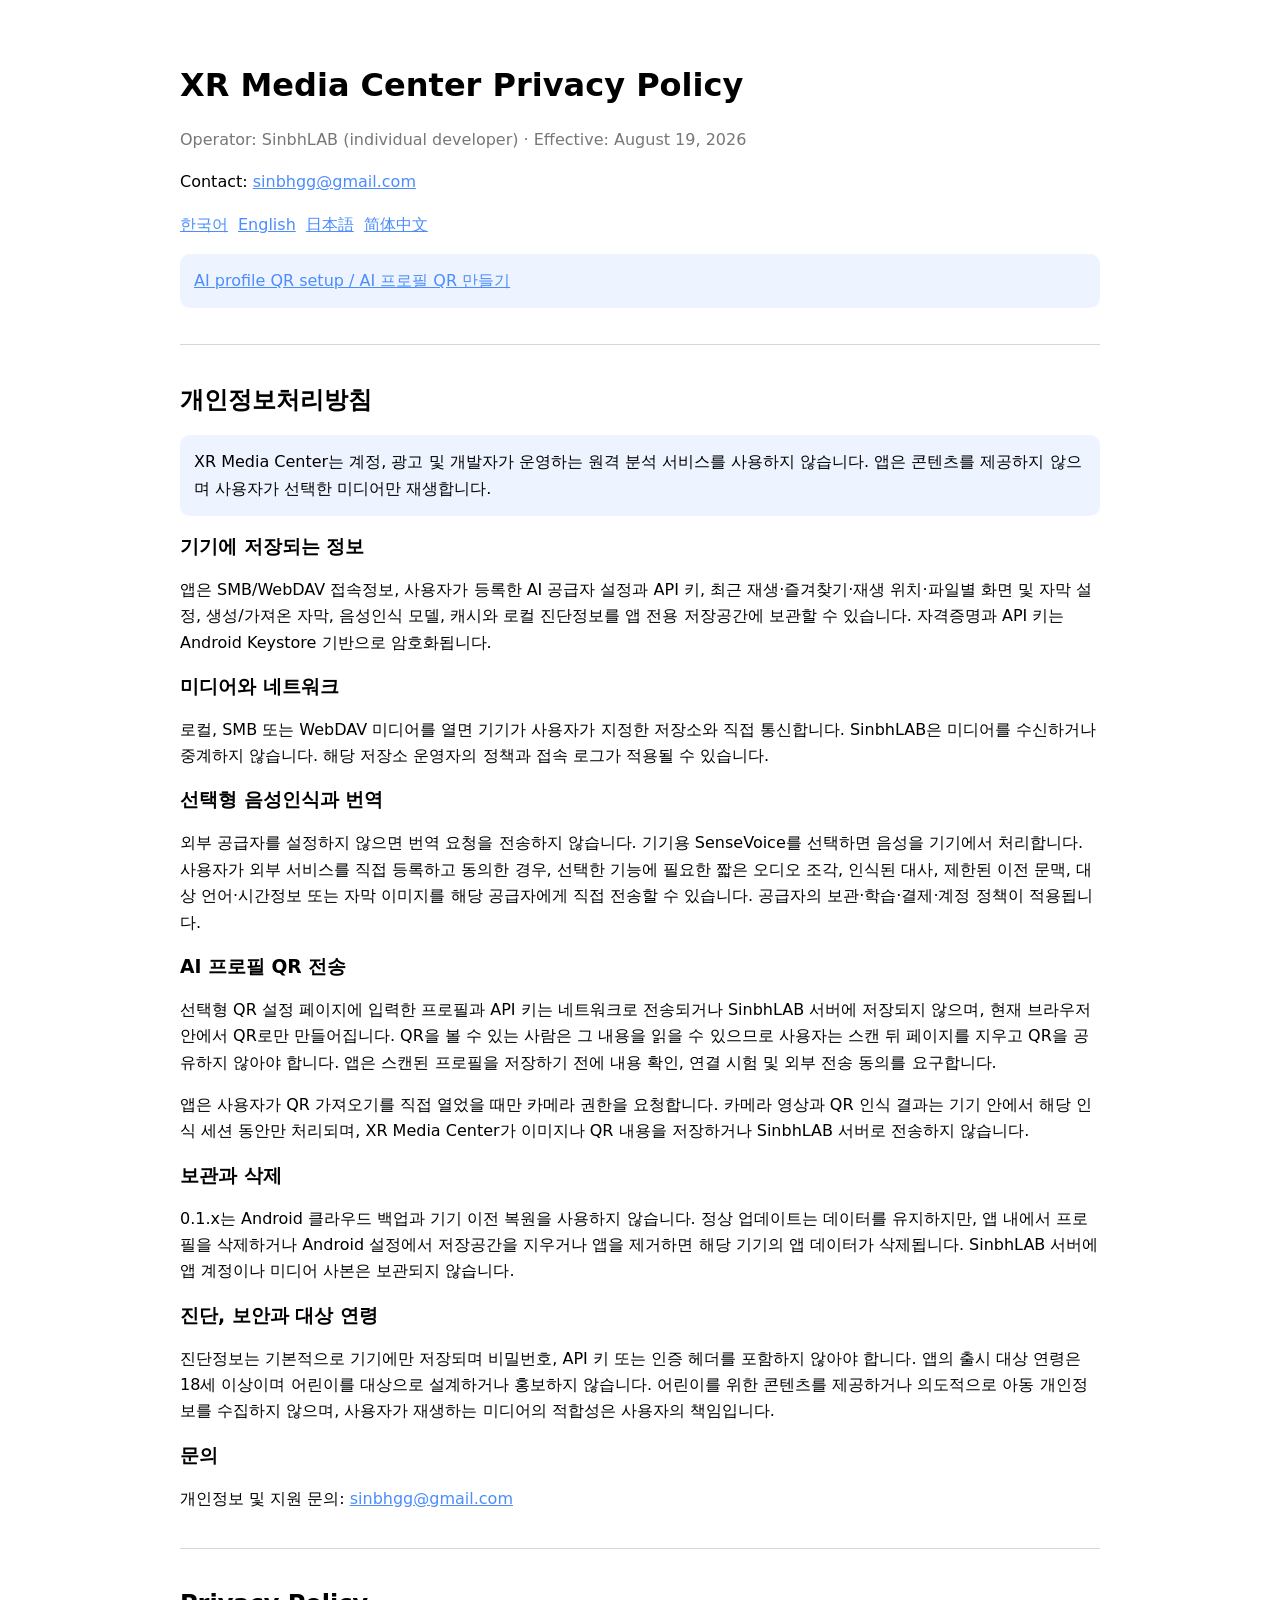
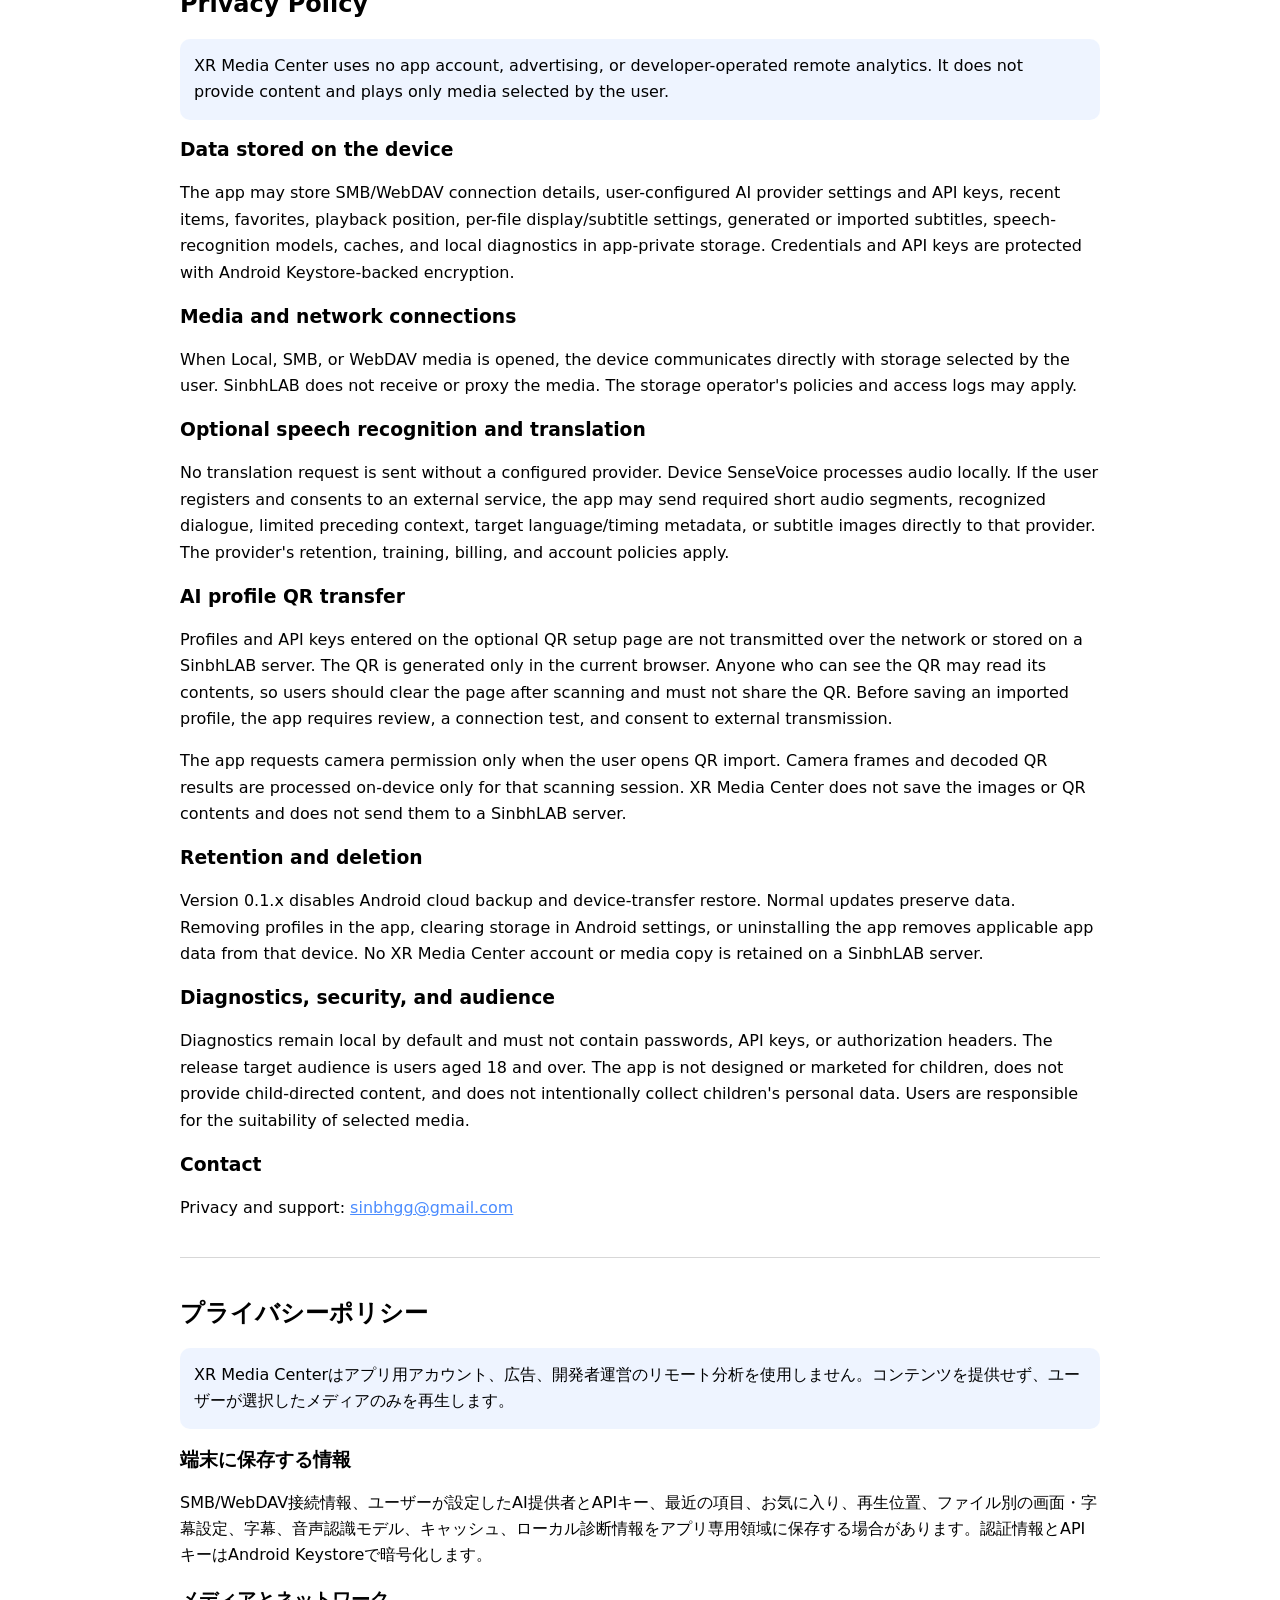
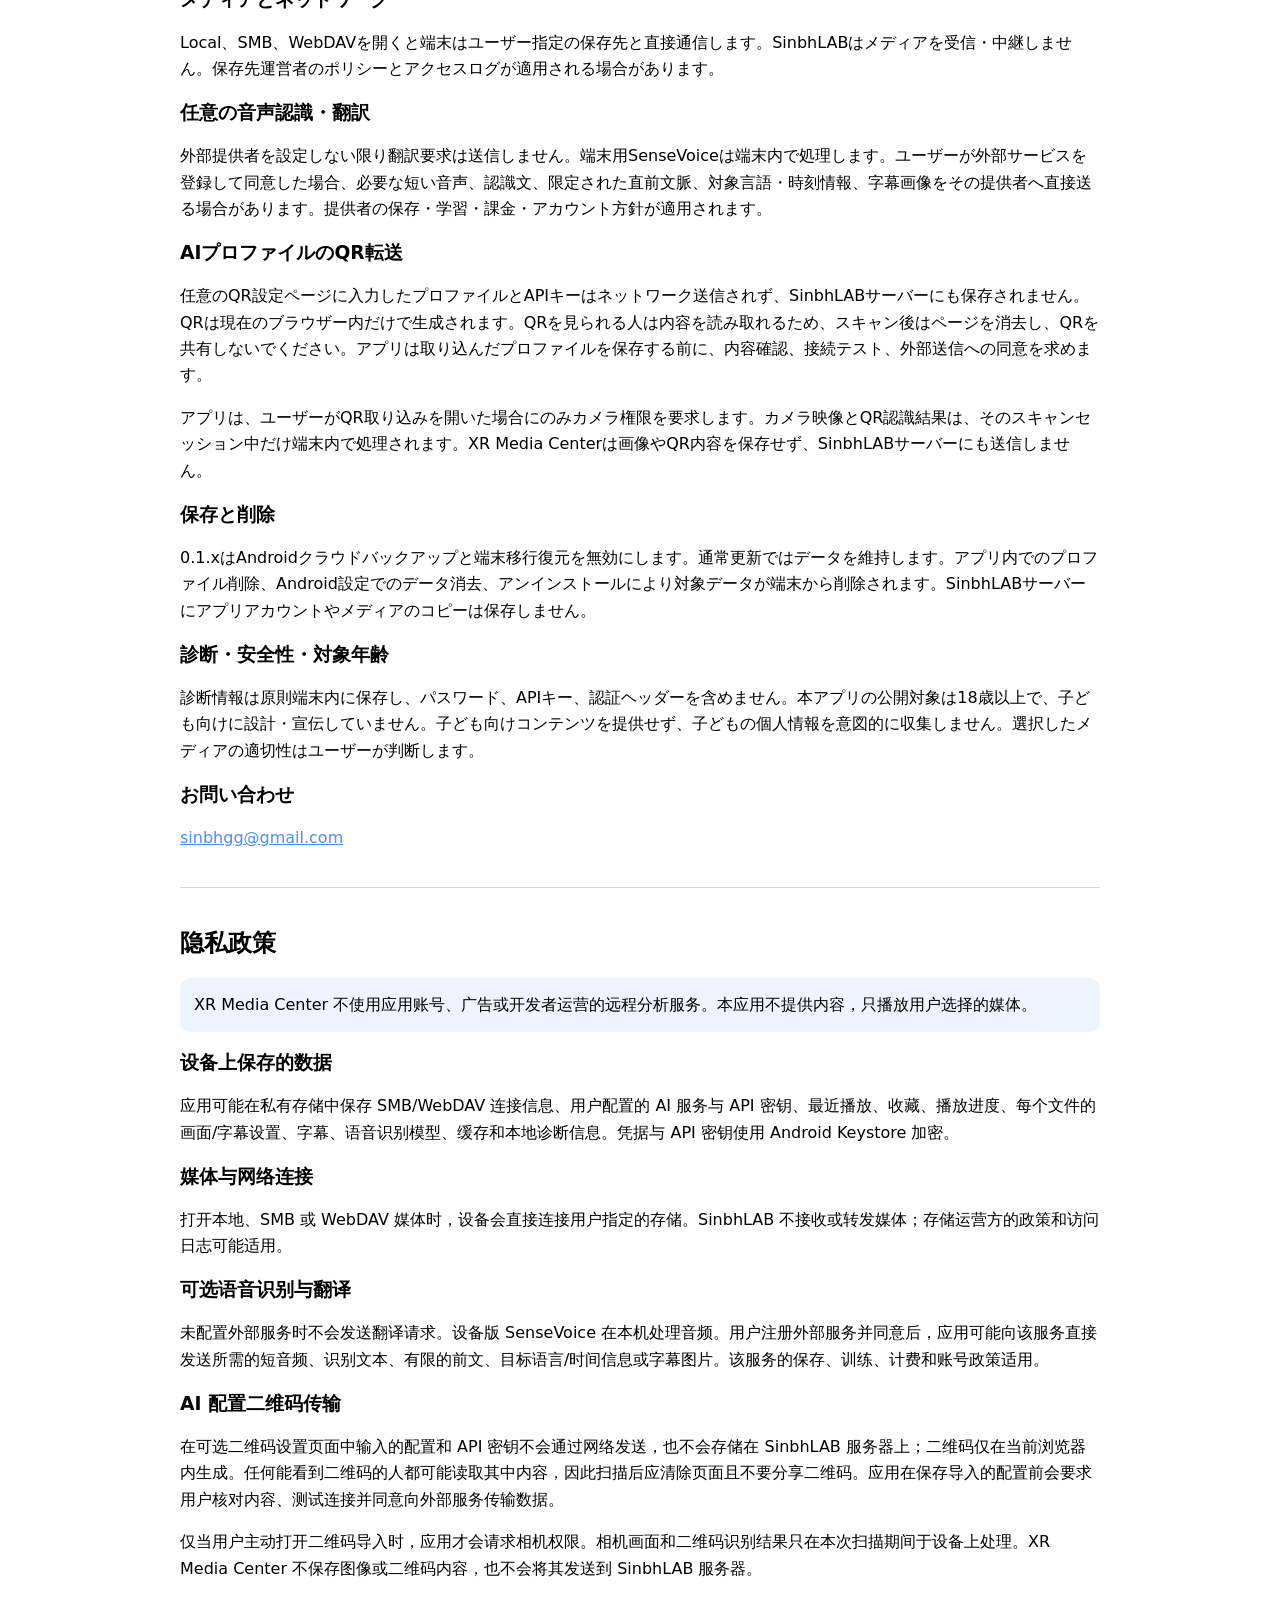
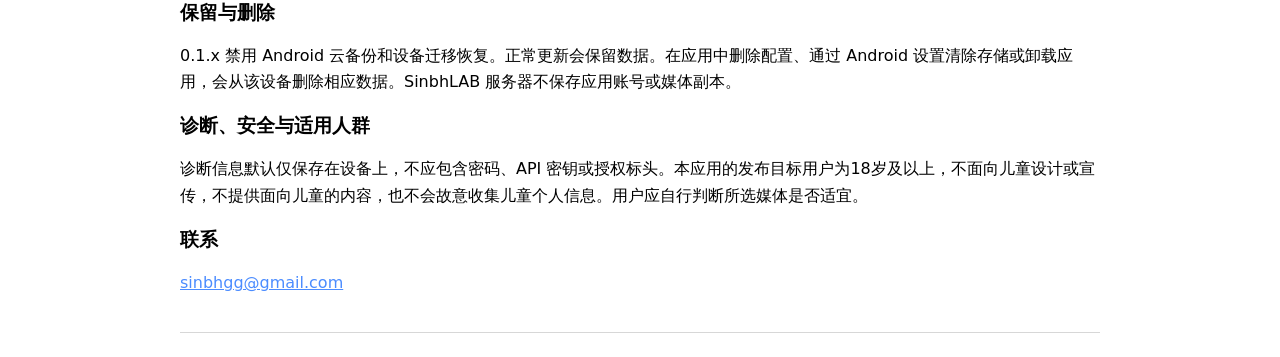
<file: index.html>
<!doctype html>
<html lang="en">
<head>
  <meta charset="utf-8">
  <meta name="viewport" content="width=device-width,initial-scale=1">
  <meta name="description" content="XR Media Center privacy policy by SinbhLAB">
  <title>XR Media Center Privacy Policy</title>
  <style>
    :root { color-scheme: light dark; font-family: system-ui, sans-serif; line-height: 1.65; }
    body { max-width: 920px; margin: 0 auto; padding: 24px; }
    header, section { padding: 20px 0; border-bottom: 1px solid #8885; }
    nav { display: flex; flex-wrap: wrap; gap: 10px; }
    a { color: #4b8cff; }
    h1, h2, h3 { line-height: 1.25; }
    .meta { color: #777; }
    .notice { padding: 14px; border-radius: 10px; background: #4b8cff18; }
  </style>
</head>
<body>
<header>
  <h1>XR Media Center Privacy Policy</h1>
  <p class="meta">Operator: SinbhLAB (individual developer) · Effective: August 19, 2026</p>
  <p>Contact: <a href="mailto:sinbhgg@gmail.com">sinbhgg@gmail.com</a></p>
  <nav>
    <a href="#ko">한국어</a><a href="#en">English</a><a href="#ja">日本語</a><a href="#zh">简体中文</a>
  </nav>
  <p class="notice"><a href="profile-setup/index.html">AI profile QR setup / AI 프로필 QR 만들기</a></p>
</header>

<section id="ko" lang="ko">
  <h2>개인정보처리방침</h2>
  <p class="notice">XR Media Center는 계정, 광고 및 개발자가 운영하는 원격 분석 서비스를 사용하지 않습니다. 앱은 콘텐츠를 제공하지 않으며 사용자가 선택한 미디어만 재생합니다.</p>
  <h3>기기에 저장되는 정보</h3>
  <p>앱은 SMB/WebDAV 접속정보, 사용자가 등록한 AI 공급자 설정과 API 키, 최근 재생·즐겨찾기·재생 위치·파일별 화면 및 자막 설정, 생성/가져온 자막, 음성인식 모델, 캐시와 로컬 진단정보를 앱 전용 저장공간에 보관할 수 있습니다. 자격증명과 API 키는 Android Keystore 기반으로 암호화됩니다.</p>
  <h3>미디어와 네트워크</h3>
  <p>로컬, SMB 또는 WebDAV 미디어를 열면 기기가 사용자가 지정한 저장소와 직접 통신합니다. SinbhLAB은 미디어를 수신하거나 중계하지 않습니다. 해당 저장소 운영자의 정책과 접속 로그가 적용될 수 있습니다.</p>
  <h3>선택형 음성인식과 번역</h3>
  <p>외부 공급자를 설정하지 않으면 번역 요청을 전송하지 않습니다. 기기용 SenseVoice를 선택하면 음성을 기기에서 처리합니다. 사용자가 외부 서비스를 직접 등록하고 동의한 경우, 선택한 기능에 필요한 짧은 오디오 조각, 인식된 대사, 제한된 이전 문맥, 대상 언어·시간정보 또는 자막 이미지를 해당 공급자에게 직접 전송할 수 있습니다. 공급자의 보관·학습·결제·계정 정책이 적용됩니다.</p>
  <h3>AI 프로필 QR 전송</h3>
  <p>선택형 QR 설정 페이지에 입력한 프로필과 API 키는 네트워크로 전송되거나 SinbhLAB 서버에 저장되지 않으며, 현재 브라우저 안에서 QR로만 만들어집니다. QR을 볼 수 있는 사람은 그 내용을 읽을 수 있으므로 사용자는 스캔 뒤 페이지를 지우고 QR을 공유하지 않아야 합니다. 앱은 스캔된 프로필을 저장하기 전에 내용 확인, 연결 시험 및 외부 전송 동의를 요구합니다.</p>
  <p>앱은 사용자가 QR 가져오기를 직접 열었을 때만 카메라 권한을 요청합니다. 카메라 영상과 QR 인식 결과는 기기 안에서 해당 인식 세션 동안만 처리되며, XR Media Center가 이미지나 QR 내용을 저장하거나 SinbhLAB 서버로 전송하지 않습니다.</p>
  <h3>보관과 삭제</h3>
  <p>0.1.x는 Android 클라우드 백업과 기기 이전 복원을 사용하지 않습니다. 정상 업데이트는 데이터를 유지하지만, 앱 내에서 프로필을 삭제하거나 Android 설정에서 저장공간을 지우거나 앱을 제거하면 해당 기기의 앱 데이터가 삭제됩니다. SinbhLAB 서버에 앱 계정이나 미디어 사본은 보관되지 않습니다.</p>
  <h3>진단, 보안과 대상 연령</h3>
  <p>진단정보는 기본적으로 기기에만 저장되며 비밀번호, API 키 또는 인증 헤더를 포함하지 않아야 합니다. 앱의 출시 대상 연령은 18세 이상이며 어린이를 대상으로 설계하거나 홍보하지 않습니다. 어린이를 위한 콘텐츠를 제공하거나 의도적으로 아동 개인정보를 수집하지 않으며, 사용자가 재생하는 미디어의 적합성은 사용자의 책임입니다.</p>
  <h3>문의</h3><p>개인정보 및 지원 문의: <a href="mailto:sinbhgg@gmail.com">sinbhgg@gmail.com</a></p>
</section>

<section id="en" lang="en">
  <h2>Privacy Policy</h2>
  <p class="notice">XR Media Center uses no app account, advertising, or developer-operated remote analytics. It does not provide content and plays only media selected by the user.</p>
  <h3>Data stored on the device</h3>
  <p>The app may store SMB/WebDAV connection details, user-configured AI provider settings and API keys, recent items, favorites, playback position, per-file display/subtitle settings, generated or imported subtitles, speech-recognition models, caches, and local diagnostics in app-private storage. Credentials and API keys are protected with Android Keystore-backed encryption.</p>
  <h3>Media and network connections</h3>
  <p>When Local, SMB, or WebDAV media is opened, the device communicates directly with storage selected by the user. SinbhLAB does not receive or proxy the media. The storage operator's policies and access logs may apply.</p>
  <h3>Optional speech recognition and translation</h3>
  <p>No translation request is sent without a configured provider. Device SenseVoice processes audio locally. If the user registers and consents to an external service, the app may send required short audio segments, recognized dialogue, limited preceding context, target language/timing metadata, or subtitle images directly to that provider. The provider's retention, training, billing, and account policies apply.</p>
  <h3>AI profile QR transfer</h3>
  <p>Profiles and API keys entered on the optional QR setup page are not transmitted over the network or stored on a SinbhLAB server. The QR is generated only in the current browser. Anyone who can see the QR may read its contents, so users should clear the page after scanning and must not share the QR. Before saving an imported profile, the app requires review, a connection test, and consent to external transmission.</p>
  <p>The app requests camera permission only when the user opens QR import. Camera frames and decoded QR results are processed on-device only for that scanning session. XR Media Center does not save the images or QR contents and does not send them to a SinbhLAB server.</p>
  <h3>Retention and deletion</h3>
  <p>Version 0.1.x disables Android cloud backup and device-transfer restore. Normal updates preserve data. Removing profiles in the app, clearing storage in Android settings, or uninstalling the app removes applicable app data from that device. No XR Media Center account or media copy is retained on a SinbhLAB server.</p>
  <h3>Diagnostics, security, and audience</h3>
  <p>Diagnostics remain local by default and must not contain passwords, API keys, or authorization headers. The release target audience is users aged 18 and over. The app is not designed or marketed for children, does not provide child-directed content, and does not intentionally collect children's personal data. Users are responsible for the suitability of selected media.</p>
  <h3>Contact</h3><p>Privacy and support: <a href="mailto:sinbhgg@gmail.com">sinbhgg@gmail.com</a></p>
</section>

<section id="ja" lang="ja">
  <h2>プライバシーポリシー</h2>
  <p class="notice">XR Media Centerはアプリ用アカウント、広告、開発者運営のリモート分析を使用しません。コンテンツを提供せず、ユーザーが選択したメディアのみを再生します。</p>
  <h3>端末に保存する情報</h3>
  <p>SMB/WebDAV接続情報、ユーザーが設定したAI提供者とAPIキー、最近の項目、お気に入り、再生位置、ファイル別の画面・字幕設定、字幕、音声認識モデル、キャッシュ、ローカル診断情報をアプリ専用領域に保存する場合があります。認証情報とAPIキーはAndroid Keystoreで暗号化します。</p>
  <h3>メディアとネットワーク</h3>
  <p>Local、SMB、WebDAVを開くと端末はユーザー指定の保存先と直接通信します。SinbhLABはメディアを受信・中継しません。保存先運営者のポリシーとアクセスログが適用される場合があります。</p>
  <h3>任意の音声認識・翻訳</h3>
  <p>外部提供者を設定しない限り翻訳要求は送信しません。端末用SenseVoiceは端末内で処理します。ユーザーが外部サービスを登録して同意した場合、必要な短い音声、認識文、限定された直前文脈、対象言語・時刻情報、字幕画像をその提供者へ直接送る場合があります。提供者の保存・学習・課金・アカウント方針が適用されます。</p>
  <h3>AIプロファイルのQR転送</h3>
  <p>任意のQR設定ページに入力したプロファイルとAPIキーはネットワーク送信されず、SinbhLABサーバーにも保存されません。QRは現在のブラウザー内だけで生成されます。QRを見られる人は内容を読み取れるため、スキャン後はページを消去し、QRを共有しないでください。アプリは取り込んだプロファイルを保存する前に、内容確認、接続テスト、外部送信への同意を求めます。</p>
  <p>アプリは、ユーザーがQR取り込みを開いた場合にのみカメラ権限を要求します。カメラ映像とQR認識結果は、そのスキャンセッション中だけ端末内で処理されます。XR Media Centerは画像やQR内容を保存せず、SinbhLABサーバーにも送信しません。</p>
  <h3>保存と削除</h3>
  <p>0.1.xはAndroidクラウドバックアップと端末移行復元を無効にします。通常更新ではデータを維持します。アプリ内でのプロファイル削除、Android設定でのデータ消去、アンインストールにより対象データが端末から削除されます。SinbhLABサーバーにアプリアカウントやメディアのコピーは保存しません。</p>
  <h3>診断・安全性・対象年齢</h3>
  <p>診断情報は原則端末内に保存し、パスワード、APIキー、認証ヘッダーを含めません。本アプリの公開対象は18歳以上で、子ども向けに設計・宣伝していません。子ども向けコンテンツを提供せず、子どもの個人情報を意図的に収集しません。選択したメディアの適切性はユーザーが判断します。</p>
  <h3>お問い合わせ</h3><p><a href="mailto:sinbhgg@gmail.com">sinbhgg@gmail.com</a></p>
</section>

<section id="zh" lang="zh-CN">
  <h2>隐私政策</h2>
  <p class="notice">XR Media Center 不使用应用账号、广告或开发者运营的远程分析服务。本应用不提供内容，只播放用户选择的媒体。</p>
  <h3>设备上保存的数据</h3>
  <p>应用可能在私有存储中保存 SMB/WebDAV 连接信息、用户配置的 AI 服务与 API 密钥、最近播放、收藏、播放进度、每个文件的画面/字幕设置、字幕、语音识别模型、缓存和本地诊断信息。凭据与 API 密钥使用 Android Keystore 加密。</p>
  <h3>媒体与网络连接</h3>
  <p>打开本地、SMB 或 WebDAV 媒体时，设备会直接连接用户指定的存储。SinbhLAB 不接收或转发媒体；存储运营方的政策和访问日志可能适用。</p>
  <h3>可选语音识别与翻译</h3>
  <p>未配置外部服务时不会发送翻译请求。设备版 SenseVoice 在本机处理音频。用户注册外部服务并同意后，应用可能向该服务直接发送所需的短音频、识别文本、有限的前文、目标语言/时间信息或字幕图片。该服务的保存、训练、计费和账号政策适用。</p>
  <h3>AI 配置二维码传输</h3>
  <p>在可选二维码设置页面中输入的配置和 API 密钥不会通过网络发送，也不会存储在 SinbhLAB 服务器上；二维码仅在当前浏览器内生成。任何能看到二维码的人都可能读取其中内容，因此扫描后应清除页面且不要分享二维码。应用在保存导入的配置前会要求用户核对内容、测试连接并同意向外部服务传输数据。</p>
  <p>仅当用户主动打开二维码导入时，应用才会请求相机权限。相机画面和二维码识别结果只在本次扫描期间于设备上处理。XR Media Center 不保存图像或二维码内容，也不会将其发送到 SinbhLAB 服务器。</p>
  <h3>保留与删除</h3>
  <p>0.1.x 禁用 Android 云备份和设备迁移恢复。正常更新会保留数据。在应用中删除配置、通过 Android 设置清除存储或卸载应用，会从该设备删除相应数据。SinbhLAB 服务器不保存应用账号或媒体副本。</p>
  <h3>诊断、安全与适用人群</h3>
  <p>诊断信息默认仅保存在设备上，不应包含密码、API 密钥或授权标头。本应用的发布目标用户为18岁及以上，不面向儿童设计或宣传，不提供面向儿童的内容，也不会故意收集儿童个人信息。用户应自行判断所选媒体是否适宜。</p>
  <h3>联系</h3><p><a href="mailto:sinbhgg@gmail.com">sinbhgg@gmail.com</a></p>
</section>
</body>
</html>
</file>
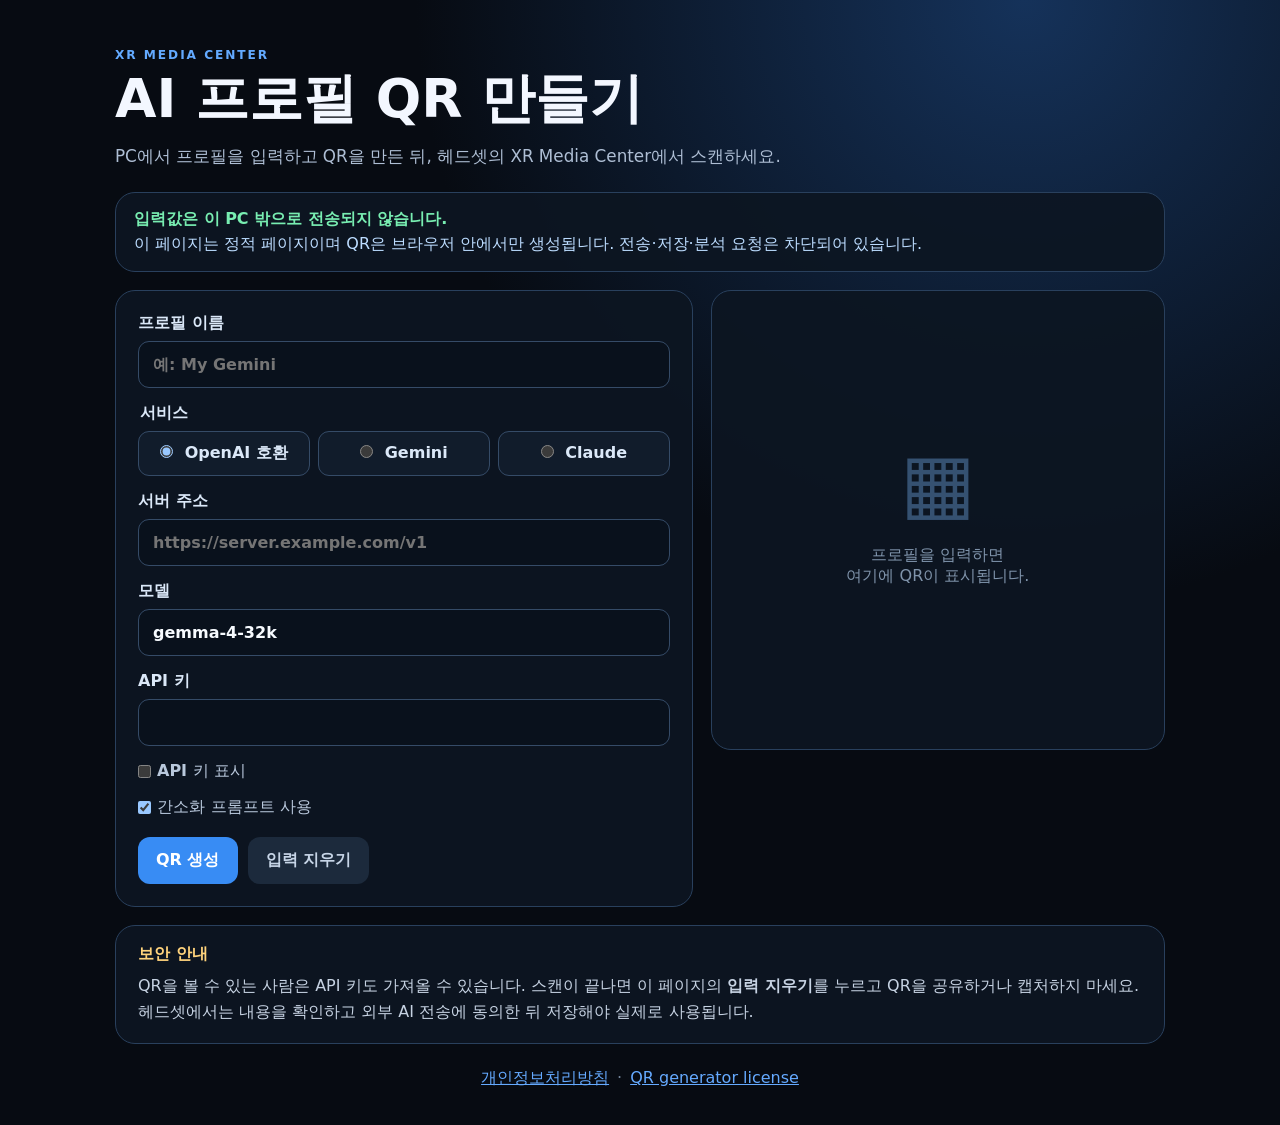
<file: profile-setup/index.html>
<!doctype html>
<html lang="ko">
<head>
  <meta charset="utf-8">
  <meta name="viewport" content="width=device-width,initial-scale=1">
  <meta name="referrer" content="no-referrer">
  <meta http-equiv="Content-Security-Policy" content="default-src 'none'; script-src 'self'; style-src 'self'; img-src 'self' data:; connect-src 'none'; form-action 'none'; base-uri 'none'">
  <meta name="description" content="Create a local-only XR Media Center AI profile QR code">
  <title>XR Media Center · AI Profile QR</title>
  <link rel="stylesheet" href="profile-setup.css">
</head>
<body>
  <main>
    <header>
      <p class="eyebrow">XR MEDIA CENTER</p>
      <h1>AI 프로필 QR 만들기</h1>
      <p class="lede">PC에서 프로필을 입력하고 QR을 만든 뒤, 헤드셋의 XR Media Center에서 스캔하세요.</p>
    </header>

    <section class="privacy-note" aria-label="Privacy notice">
      <strong>입력값은 이 PC 밖으로 전송되지 않습니다.</strong>
      <span>이 페이지는 정적 페이지이며 QR은 브라우저 안에서만 생성됩니다. 전송·저장·분석 요청은 차단되어 있습니다.</span>
    </section>

    <div class="layout">
      <form id="profile-form" novalidate>
        <label>프로필 이름<input id="profile-name" maxlength="80" autocomplete="off" required placeholder="예: My Gemini"></label>
        <fieldset>
          <legend>서비스</legend>
          <div class="provider-row">
            <label class="provider"><input type="radio" name="provider" value="o" checked> OpenAI 호환</label>
            <label class="provider"><input type="radio" name="provider" value="g"> Gemini</label>
            <label class="provider"><input type="radio" name="provider" value="c"> Claude</label>
          </div>
        </fieldset>
        <label id="endpoint-field">서버 주소<input id="endpoint" maxlength="512" autocomplete="off" placeholder="https://server.example.com/v1"></label>
        <label>모델<input id="model" maxlength="160" autocomplete="off" required></label>
        <label>API 키<input id="api-key" type="password" maxlength="768" autocomplete="new-password"></label>
        <label class="inline"><input id="show-key" type="checkbox"> API 키 표시</label>
        <label class="inline"><input id="compact-prompt" type="checkbox" checked> 간소화 프롬프트 사용</label>
        <p id="form-error" class="error" role="alert" hidden></p>
        <div class="actions">
          <button type="submit">QR 생성</button>
          <button id="clear-button" type="button" class="secondary">입력 지우기</button>
        </div>
      </form>

      <section id="qr-card" class="qr-card" aria-live="polite">
        <div id="qr-placeholder"><span class="qr-mark">▦</span><p>프로필을 입력하면<br>여기에 QR이 표시됩니다.</p></div>
        <div id="qr-output" hidden></div>
        <p id="qr-caption" hidden>헤드셋에서 설정 → 자막 → AI 프로필 → <strong>QR로 프로필 가져오기</strong>를 선택하세요.</p>
      </section>
    </div>

    <section class="warning">
      <h2>보안 안내</h2>
      <p>QR을 볼 수 있는 사람은 API 키도 가져올 수 있습니다. 스캔이 끝나면 이 페이지의 <strong>입력 지우기</strong>를 누르고 QR을 공유하거나 캡처하지 마세요. 헤드셋에서는 내용을 확인하고 외부 AI 전송에 동의한 뒤 저장해야 실제로 사용됩니다.</p>
    </section>
    <footer><a href="../">개인정보처리방침</a><span>·</span><a href="LICENSE-qrcode-generator.txt">QR generator license</a></footer>
  </main>
  <script type="module" src="profile-setup.js"></script>
</body>
</html>
</file>
<file: profile-setup/profile-setup.css>
:root { color-scheme: dark; font-family: Inter, Pretendard, "Noto Sans KR", system-ui, sans-serif; background: #070b12; color: #f3f7ff; }
* { box-sizing: border-box; }
body { margin: 0; min-height: 100vh; background: radial-gradient(circle at 80% 0%, #15325a 0, #070b12 38rem); }
main { width: min(1050px, calc(100% - 32px)); margin: 0 auto; padding: 48px 0 36px; }
header { margin-bottom: 24px; }
.eyebrow { margin: 0 0 8px; color: #63aaff; font-weight: 800; letter-spacing: .16em; font-size: .76rem; }
h1 { margin: 0; font-size: clamp(2rem, 5vw, 3.35rem); line-height: 1.08; }
.lede { max-width: 680px; color: #aebed4; font-size: 1.05rem; }
.privacy-note, form, .qr-card, .warning { border: 1px solid #29405d; background: #0d1521e8; border-radius: 20px; }
.privacy-note { display: flex; flex-direction: column; gap: 4px; padding: 16px 18px; margin-bottom: 18px; color: #bcdcff; }
.privacy-note strong { color: #78edb1; }
.layout { display: grid; grid-template-columns: minmax(0, 1.12fr) minmax(320px, .88fr); gap: 18px; align-items: start; }
form { display: flex; flex-direction: column; gap: 15px; padding: 22px; }
label, legend { color: #dbe8f8; font-weight: 700; }
input { width: 100%; margin-top: 7px; padding: 13px 14px; border: 1px solid #354b67; border-radius: 11px; background: #09111c; color: #f7fbff; font: inherit; }
input:focus { outline: 2px solid #3f96ff; border-color: transparent; }
fieldset { margin: 0; padding: 0; border: 0; }
.provider-row { display: grid; grid-template-columns: repeat(3, 1fr); gap: 8px; margin-top: 7px; }
.provider { padding: 11px 9px; border: 1px solid #354b67; border-radius: 11px; background: #111c2b; text-align: center; cursor: pointer; }
.provider input, .inline input { width: auto; margin: 0 6px 0 0; }
.inline { display: flex; align-items: center; font-weight: 550; color: #b9c8dc; }
.actions { display: flex; gap: 10px; margin-top: 4px; }
button { border: 0; border-radius: 12px; padding: 13px 18px; background: #388cf4; color: white; font: inherit; font-weight: 800; cursor: pointer; }
button:hover { background: #54a1ff; }
button.secondary { background: #1c2a3c; color: #c7d5e7; }
.error { margin: 0; padding: 10px 12px; border-radius: 10px; color: #ffb2b8; background: #451d25; }
.qr-card { min-height: 460px; padding: 24px; display: grid; place-items: center; align-content: center; text-align: center; }
#qr-output { width: min(100%, 420px); padding: 14px; border-radius: 14px; background: white; line-height: 0; }
#qr-output svg { width: 100%; height: auto; }
#qr-placeholder { color: #7f93aa; }
.qr-mark { font-size: 5rem; color: #355171; }
#qr-caption { max-width: 400px; margin: 18px 0 0; color: #c2d1e3; line-height: 1.55; }
.warning { margin-top: 18px; padding: 18px 22px; }
.warning h2 { margin: 0 0 8px; font-size: 1rem; color: #ffd37c; }
.warning p { margin: 0; color: #c6d2e2; line-height: 1.65; }
footer { display: flex; gap: 8px; justify-content: center; margin-top: 24px; color: #71849a; }
a { color: #65aaff; }
@media (max-width: 780px) { main { padding-top: 28px; } .layout { grid-template-columns: 1fr; } .provider-row { grid-template-columns: 1fr; } .qr-card { min-height: 360px; } }
</file>
